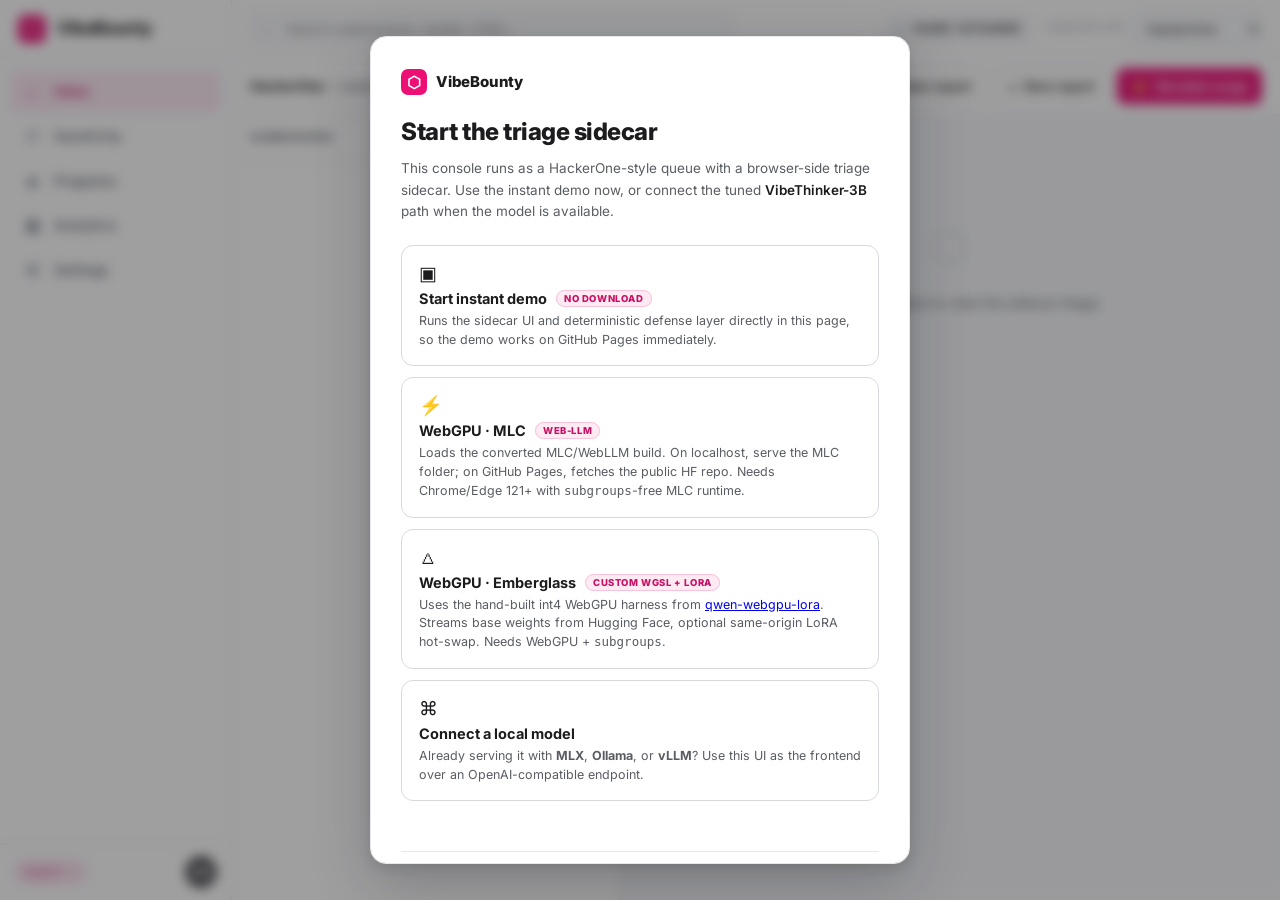
<file: docs/index.html>
<!DOCTYPE html>
<html lang="en">
<head>
  <meta charset="UTF-8" />
  <meta name="viewport" content="width=device-width, initial-scale=1.0, viewport-fit=cover" />
  <meta name="theme-color" content="#ffffff" />
  <title>VibeBounty — AI bug-bounty triage, in your browser</title>
  <meta name="description" content="A defense-hardened VibeThinker-3B that triages vulnerability reports, running fully on-device via WebGPU." />
  <link rel="preconnect" href="https://fonts.googleapis.com" />
  <link rel="preconnect" href="https://fonts.gstatic.com" crossorigin />
  <link href="https://fonts.googleapis.com/css2?family=Inter:wght@400;500;600;700;800;900&family=JetBrains+Mono:wght@400;500&display=swap" rel="stylesheet" />
  <link rel="stylesheet" href="styles.css" />
</head>
<body>
  <div class="scrim" id="scrim"></div>

  <div class="app">
    <aside class="sidebar" id="sidebar">
      <div class="brand"><span class="brand-mark">⬡</span><span class="brand-word">VibeBounty</span></div>
      <nav class="rail">
        <a class="rail-item active" title="Inbox"><span class="ri">⌂</span><span class="rl">Inbox</span></a>
        <a class="rail-item" title="Hacktivity"><span class="ri">⚇</span><span class="rl">Hacktivity</span></a>
        <a class="rail-item" title="Programs"><span class="ri">◈</span><span class="rl">Programs</span></a>
        <a class="rail-item" title="Analytics"><span class="ri">▦</span><span class="rl">Analytics</span></a>
        <a class="rail-item" title="Settings"><span class="ri">⚙</span><span class="rl">Settings</span></a>
      </nav>
      <div class="rail-foot">
        <span class="engine-chip" id="engine-chip" title="Active triage engine">engine: —</span>
        <div class="avatar" title="analyst">AN</div>
      </div>
    </aside>

    <div class="main">
      <header class="topbar">
        <button class="icon-btn menu-toggle" id="menu-toggle" aria-label="menu">☰</button>
        <div class="search"><span class="search-i">⌕</span><input id="search" placeholder="Search submissions, assets, CVEs…" /></div>
        <div class="topbar-right">
          <button class="model-pill" id="model-pill" title="Triage model status"><span class="mp-dot" id="mp-dot"></span><span id="model-pill-text">model: not loaded</span></button>
          <label class="platform-pick">
            <span class="pp-label">Sidecar for</span>
            <select id="platform-select">
              <option value="hackerone">HackerOne</option>
              <option value="bugcrowd">Bugcrowd</option>
              <option value="intigriti">Intigriti</option>
              <option value="yeswehack">YesWeHack</option>
              <option value="generic">Generic / VDP</option>
            </select>
          </label>
        </div>
      </header>

      <div class="subbar">
        <div class="crumbs">
          <span id="ctx-platform" class="crumb-strong">HackerOne</span>
          <span class="crumb-dim">/ submissions</span>
          <span class="badge-side">AI triage sidecar</span>
        </div>
        <div class="subbar-actions">
          <button id="btn-paste" class="btn"><span class="bi">⧉</span><span class="bt">Paste report</span></button>
          <button id="btn-random" class="btn"><span class="bi">+</span><span class="bt">New report</span></button>
          <button id="btn-surge" class="btn btn-primary"><span class="bi">⚡</span><span class="bt">Simulate surge</span></button>
        </div>
      </div>

      <div class="workspace">
        <section class="inbox" id="inbox">
          <div class="inbox-head">
            <span>Submissions</span>
            <span id="inbox-count" class="count">0</span>
          </div>
          <div id="inbox-list" class="inbox-list"></div>
        </section>

        <section class="detail-pane">
          <div class="detail-topbar">
            <button class="icon-btn" id="btn-back">‹ Inbox</button>
            <span class="dt-title">Triage</span>
          </div>
          <section class="detail" id="detail">
            <div class="empty">
              <div class="empty-mark">⬡</div>
              <p>Select a submission to view the sidecar triage.</p>
            </div>
          </section>
        </section>
      </div>
    </div>
  </div>

  <!-- ============ BLOCKING MODEL GATE ============ -->
  <div id="gate" class="gate">
    <div class="gate-card">
      <div class="gate-brand"><span class="brand-mark">⬡</span> VibeBounty</div>
      <h1 class="gate-title" id="gate-title">Start the triage sidecar</h1>
      <p class="gate-sub" id="gate-sub">This console runs as a HackerOne-style queue with a browser-side triage sidecar.
        Use the instant demo now, or connect the tuned <b>VibeThinker-3B</b> path when the model is available.</p>

      <div class="gate-options" id="gate-options">
        <button class="gate-opt" id="opt-demo">
          <span class="go-ic">▣</span>
          <span class="go-h">Start instant demo <em>No download</em></span>
          <span class="go-d">Runs the sidecar UI and deterministic defense layer directly in this page, so the demo works on GitHub Pages immediately.</span>
        </button>
        <button class="gate-opt" id="opt-webgpu">
          <span class="go-ic">⚡</span>
          <span class="go-h">WebGPU · MLC <em>web-llm</em></span>
          <span class="go-d">Loads the converted MLC/WebLLM build. On localhost, serve the MLC folder; on GitHub Pages, fetches the public HF repo. Needs Chrome/Edge 121+ with <code>subgroups</code>-free MLC runtime.</span>
        </button>
        <button class="gate-opt" id="opt-emberglass">
          <span class="go-ic">🜂</span>
          <span class="go-h">WebGPU · Emberglass <em>custom WGSL + LoRA</em></span>
          <span class="go-d">Uses the hand-built int4 WebGPU harness from <a href="https://github.com/maceip/qwen-webgpu-lora" target="_blank" rel="noopener">qwen-webgpu-lora</a>. Streams base weights from Hugging Face, optional same-origin LoRA hot-swap. Needs WebGPU + <code>subgroups</code>.</span>
        </button>
        <button class="gate-opt" id="opt-local">
          <span class="go-ic">⌘</span>
          <span class="go-h">Connect a local model</span>
          <span class="go-d">Already serving it with <b>MLX</b>, <b>Ollama</b>, or <b>vLLM</b>? Use this UI as the frontend over an OpenAI-compatible endpoint.</span>
        </button>
      </div>

      <!-- WebGPU progress -->
      <div id="gate-progress" class="gate-progress hidden">
        <div class="gp-ring"><svg viewBox="0 0 120 120"><circle class="gp-bg" cx="60" cy="60" r="52"/><circle class="gp-fg" id="gp-fg" cx="60" cy="60" r="52"/></svg><span class="gp-pct" id="gp-pct">0%</span></div>
        <div class="gp-text" id="gp-text">Initializing WebGPU…</div>
      </div>

      <!-- Local endpoint form -->
      <div id="gate-local" class="gate-local hidden">
        <div class="gl-row">
          <label>OpenAI-compatible base URL</label>
          <input id="local-url" value="http://127.0.0.1:8080/v1" spellcheck="false" />
        </div>
        <div class="gl-row">
          <label>Model name</label>
          <input id="local-model" value="VibeThinker-3B-BugBounty-Triage" spellcheck="false" />
        </div>
        <div class="gl-actions">
          <button id="local-back" class="btn">‹ Back</button>
          <button id="local-connect" class="btn btn-primary">Connect</button>
        </div>
        <details class="gl-help">
          <summary>How do I serve it locally?</summary>
          <pre>// Windows — from bb-triage repo:
powershell -File scripts/serve_local.ps1

// Gate fields:
//   URL:   http://127.0.0.1:8080/v1
//   model: VibeThinker-3B-BugBounty-Triage

// Manual (merged or base+adapter on disk):
python remote/serve_vibethinker.py \
  --model C:\Users\mac\qwen-webgpu-lora\model \
  --adapter mac_pull\highconf_sanitized_20260623\extracted\adapters\highconf-sanitized-20260623 \
  --port 8080

// Ollama:
OLLAMA_ORIGINS='*' ollama serve   # then: ollama run &lt;model&gt;

// vLLM:
vllm serve &lt;model&gt; --port 8080</pre>
          <p class="gl-note">Tip: allow CORS from this origin so the browser can reach your endpoint
            (MLX/vLLM expose <code>--cors</code>; Ollama uses <code>OLLAMA_ORIGINS</code>).</p>
        </details>
      </div>

      <div id="gate-status" class="gate-status"></div>
      <div class="gate-foot">
        <a href="https://huggingface.co/macmacmacmac/VibeThinker-3B-BugBounty-Triage" target="_blank" rel="noopener">Model card ↗</a>
        <span class="dotsep">·</span>
        <a href="https://github.com/maceip/vibebounty" target="_blank" rel="noopener">Source ↗</a>
        <span class="dotsep">·</span>
        <span class="gate-priv">runs on-device — nothing is uploaded</span>
      </div>
    </div>
  </div>

  <!-- Live 3-step demo guide (?demo=1) -->
  <div id="demo-guide" class="demo-guide hidden">
    <div class="demo-guide-inner">
      <div class="demo-guide-head">
        <span class="demo-guide-label">Live demo</span>
        <span class="demo-guide-step" id="demo-step-label">Step 1 of 3</span>
        <button class="demo-guide-x" id="demo-guide-hide" title="Hide guide">×</button>
      </div>
      <h3 class="demo-guide-title" id="demo-step-title">Real report → real verdict</h3>
      <p class="demo-guide-body" id="demo-step-body">Open the IDOR report in the inbox. The sidecar triages it as Valid · Impactful with claim checks — no integration required.</p>
      <div class="demo-guide-actions">
        <button class="btn btn-primary" id="demo-step-go">Show me</button>
        <button class="btn" id="demo-step-next">Next step →</button>
      </div>
    </div>
  </div>

  <!-- Paste modal -->
  <div id="paste-modal" class="modal hidden">
    <div class="modal-card">
      <div class="modal-head">
        <h3>Paste a report from any platform</h3>
        <button class="modal-x" data-close>×</button>
      </div>
      <p class="modal-sub">Copy a report from HackerOne, Bugcrowd, Intigriti, an email, or any portal and
        paste it here. The sidecar parses, enriches, verifies its claims, and triages it live — no integration required.</p>
      <textarea id="paste-text" placeholder="Title: ...&#10;Severity: High&#10;Asset: api.example.com&#10;&#10;Description: ...&#10;&#10;Steps to reproduce: ...&#10;&#10;Impact: ..."></textarea>
      <div class="modal-foot">
        <span class="modal-hint">Works with markdown headings (Description / Steps to reproduce / Impact).</span>
        <button id="paste-submit" class="btn btn-primary">Triage report</button>
      </div>
    </div>
  </div>

  <script type="module" src="app.js"></script>
</body>
</html>
</file>
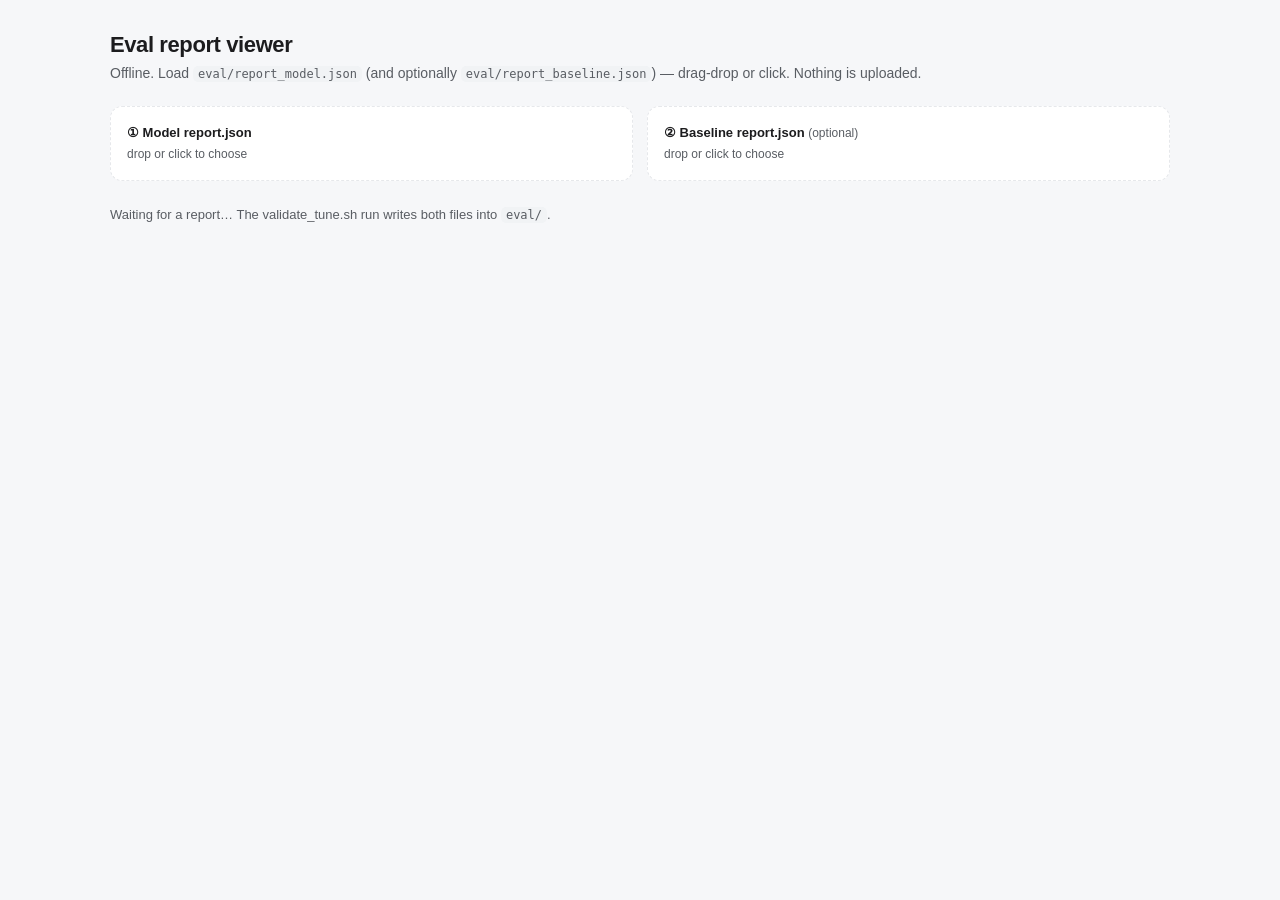
<file: eval/report_viewer.html>
<!DOCTYPE html>
<html lang="en">
<head>
<meta charset="UTF-8" />
<meta name="viewport" content="width=device-width, initial-scale=1.0" />
<title>VibeBounty — eval report viewer</title>
<style>
  :root{
    --bg:#f6f7f9; --surface:#fff; --border:#e6e8eb; --text:#1c1c1e; --muted:#595d63;
    --accent:#ec1075; --good:#28b04a; --bad:#d6213f; --warn:#d99405;
    --shadow:0 1px 3px rgba(28,28,30,.08),0 1px 2px rgba(28,28,30,.04);
  }
  *{box-sizing:border-box}
  body{margin:0;background:var(--bg);color:var(--text);
    font:14px/1.5 "Inter",-apple-system,BlinkMacSystemFont,"Segoe UI",Roboto,Helvetica,Arial,sans-serif;}
  .wrap{max-width:1100px;margin:0 auto;padding:28px 20px 80px;}
  h1{font-size:22px;font-weight:800;letter-spacing:-.4px;margin:0 0 2px;}
  .sub{color:var(--muted);margin:0 0 22px;}
  .loaders{display:flex;flex-wrap:wrap;gap:14px;margin-bottom:24px;}
  .drop{flex:1;min-width:260px;background:var(--surface);border:1.5px dashed var(--border);border-radius:12px;
    padding:16px;cursor:pointer;transition:.15s;}
  .drop.over{border-color:var(--accent);background:#fdeaf3;}
  .drop b{display:block;font-size:13px;} .drop span{color:var(--muted);font-size:12px;}
  .drop input{display:none}
  .card{background:var(--surface);border:1px solid var(--border);border-radius:12px;box-shadow:var(--shadow);
    padding:18px 20px;margin-bottom:18px;}
  .card h2{font-size:13px;text-transform:uppercase;letter-spacing:.6px;color:var(--muted);margin:0 0 14px;}
  table{border-collapse:collapse;width:100%;font-variant-numeric:tabular-nums;}
  th,td{padding:7px 10px;text-align:left;border-bottom:1px solid var(--border);}
  th{font-size:11px;text-transform:uppercase;letter-spacing:.4px;color:var(--muted);font-weight:600;}
  td.num,th.num{text-align:right;}
  .up{color:var(--good);font-weight:700} .dn{color:var(--bad);font-weight:700} .eq{color:var(--muted)}
  .pill{display:inline-block;padding:2px 8px;border-radius:999px;font-size:11px;font-weight:700;}
  .pill.ok{background:#e7f6ec;color:#1d7a37} .pill.warn{background:#fdf3dd;color:#9a6a00} .pill.bad{background:#fbe3e7;color:#a8182e}
  .cm{border-collapse:collapse;font-size:12px;}
  .cm th,.cm td{border:1px solid var(--border);padding:6px 8px;text-align:center;min-width:34px;}
  .cm th.row{text-align:right;white-space:nowrap;background:#fafbfc;}
  .cm th.col{writing-mode:vertical-rl;transform:rotate(180deg);height:96px;vertical-align:bottom;font-weight:600;color:var(--muted);}
  .cm td.diag{outline:2px solid var(--good);outline-offset:-2px;font-weight:700;}
  .cm td.off{color:#7a1326;}
  .bars div{height:8px;border-radius:4px;background:var(--accent);}
  .legend{color:var(--muted);font-size:12px;margin-top:8px;}
  .hint{color:var(--muted);font-size:13px;}
  code{background:#f1f3f5;padding:1px 5px;border-radius:5px;font:12px "JetBrains Mono",ui-monospace,monospace;}
</style>
</head>
<body>
<div class="wrap">
  <h1>Eval report viewer</h1>
  <p class="sub">Offline. Load <code>eval/report_model.json</code> (and optionally <code>eval/report_baseline.json</code>) — drag-drop or click. Nothing is uploaded.</p>

  <div class="loaders">
    <label class="drop" id="drop-model">
      <b>① Model report.json</b><span id="name-model">drop or click to choose</span>
      <input type="file" accept=".json,application/json" id="file-model" />
    </label>
    <label class="drop" id="drop-base">
      <b>② Baseline report.json <span style="font-weight:400">(optional)</span></b><span id="name-base">drop or click to choose</span>
      <input type="file" accept=".json,application/json" id="file-base" />
    </label>
  </div>

  <div id="out"></div>
  <p class="hint" id="empty">Waiting for a report… The validate_tune.sh run writes both files into <code>eval/</code>.</p>
</div>

<script>
const DISPO_ORDER = ["valid_impactful","valid_low","corroborated_surge","likely_duplicate","out_of_scope","theoretical_no_poc","self_inflicted","accepted_risk","slop","parse_fail"];
let model=null, baseline=null;
const pct=(x)=> (x==null?"—":(x*100).toFixed(1)+"%");
const f3=(x)=> (x==null?"—":Number(x).toFixed(3));

function wireDrop(dropId, inputId, nameId, set){
  const drop=document.getElementById(dropId), input=document.getElementById(inputId), name=document.getElementById(nameId);
  const read=(file)=>{ const r=new FileReader(); r.onload=()=>{ try{ set(JSON.parse(r.result)); name.textContent=file.name; render(); }catch(e){ name.textContent="invalid JSON: "+e.message; } }; r.readAsText(file); };
  input.addEventListener("change",e=>{ if(e.target.files[0]) read(e.target.files[0]); });
  ["dragenter","dragover"].forEach(ev=>drop.addEventListener(ev,e=>{e.preventDefault();drop.classList.add("over");}));
  ["dragleave","drop"].forEach(ev=>drop.addEventListener(ev,e=>{e.preventDefault();drop.classList.remove("over");}));
  drop.addEventListener("drop",e=>{ const f=e.dataTransfer.files[0]; if(f) read(f); });
}
wireDrop("drop-model","file-model","name-model",(j)=>model=j);
wireDrop("drop-base","file-base","name-base",(j)=>baseline=j);

const METRICS=[
  ["disposition accuracy (9-class)","disposition_accuracy",pct,true],
  ["accept / reject accuracy","accept_reject_accuracy",pct,true],
  ["macro-F1","macro_f1",f3,true],
  ["weighted-F1","weighted_f1",f3,true],
  ["severity exact","severity_exact",pct,true],
  ["severity within 1","severity_within_1",pct,true],
  ["severity MAE","severity_mae",f3,false],          // lower is better
  ["corroborated_surge recall","corroborated_surge_recall",pct,true],
];

function deltaCell(m,b,higherBetter){
  if(m==null||b==null) return '<td class="num eq">—</td>';
  const d=m-b, eps=1e-9;
  const better = higherBetter ? d>eps : d<-eps;
  const worse  = higherBetter ? d<-eps : d>eps;
  const cls = better?"up":worse?"dn":"eq";
  const sign = d>0?"+":"";
  const disp = (Math.abs(d)<1 && Math.abs(d)>0 && higherBetter)?(sign+(d*100).toFixed(1)+"pp"):(sign+d.toFixed(3));
  return `<td class="num ${cls}">${disp}</td>`;
}

function metricsCard(){
  let rows="";
  for(const [label,key,fmt,hb] of METRICS){
    const mv=model[key], bv=baseline?baseline[key]:null;
    rows+=`<tr><td>${label}</td><td class="num">${fmt(mv)}</td>`+
      (baseline?`<td class="num">${fmt(bv)}</td>${deltaCell(mv,bv,hb)}`:"")+`</tr>`;
  }
  const share=model.model_drove_share;
  let badge, note;
  if(share!=null && share<0.8){ badge=`<span class="pill bad">model drove ${pct(share)}</span>`; note="Model is emitting invalid JSON and hiding behind the heuristic — FORMAT problem."; }
  else if(baseline && model.disposition_accuracy<=baseline.disposition_accuracy){ badge=`<span class="pill warn">no lift vs baseline</span>`; note="Tune does not beat the heuristic baseline on this slice. Inspect the confusion matrix for class collapse."; }
  else { badge=`<span class="pill ok">healthy</span>`; note = baseline?"Tune beats baseline AND drives its own verdicts.":"Loaded."; }
  const head=`<tr><th>metric</th><th class="num">model</th>${baseline?'<th class="num">baseline</th><th class="num">Δ</th>':''}</tr>`;
  return `<div class="card"><h2>Headline ${badge}</h2>
    <p class="hint">engine <code>${model.engine||"?"}</code> · n=<b>${model.n}</b> · model drove <b>${pct(share)}</b> · mix <code>${JSON.stringify(model.engine_counts||{})}</code></p>
    <table>${head}${rows}</table><p class="legend">${note}</p></div>`;
}

function perClassCard(){
  const pc=model.per_class||{};
  const labels=DISPO_ORDER.filter(l=>l in pc).concat(Object.keys(pc).filter(l=>!DISPO_ORDER.includes(l)));
  const maxF=Math.max(0.0001,...labels.map(l=>pc[l].f1||0));
  let rows="";
  for(const l of labels){ const m=pc[l]; const w=Math.round((m.f1||0)/maxF*100);
    rows+=`<tr><td>${l}</td><td class="num">${(m.precision).toFixed(2)}</td><td class="num">${(m.recall).toFixed(2)}</td>
      <td class="num">${(m.f1).toFixed(2)}</td><td class="num">${m.support}</td>
      <td style="width:160px"><div class="bars"><div style="width:${w}%"></div></div></td></tr>`; }
  return `<div class="card"><h2>Per-class precision / recall / F1</h2>
    <table><tr><th>disposition</th><th class="num">P</th><th class="num">R</th><th class="num">F1</th><th class="num">support</th><th>F1</th></tr>${rows}</table></div>`;
}

function confusionCard(){
  const cm=model.confusion||{};
  const present=new Set();
  for(const g in cm){ present.add(g); for(const p in cm[g]) present.add(p); }
  const labels=DISPO_ORDER.filter(l=>present.has(l)).concat([...present].filter(l=>!DISPO_ORDER.includes(l)));
  let max=1; for(const g of labels) for(const p of labels) if(g!==p) max=Math.max(max,(cm[g]||{})[p]||0);
  const head=`<tr><th class="row">gold \\ pred</th>`+labels.map(p=>`<th class="col">${p}</th>`).join("")+`<th class="row">recall</th></tr>`;
  let rows="";
  for(const g of labels){
    const total=labels.reduce((s,p)=>s+((cm[g]||{})[p]||0),0);
    const tp=(cm[g]||{})[g]||0;
    let cells="";
    for(const p of labels){
      const v=(cm[g]||{})[p]||0;
      if(g===p) cells+=`<td class="diag" style="background:rgba(40,176,74,${v?0.12+0.5*(total?tp/total:0):0})">${v||""}</td>`;
      else cells+=`<td class="off" style="background:rgba(214,33,63,${v?0.08+0.5*(v/max):0})">${v||""}</td>`;
    }
    rows+=`<tr><th class="row">${g}</th>${cells}<th class="row">${total?((tp/total*100).toFixed(0)+"%"):"—"}</th></tr>`;
  }
  return `<div class="card"><h2>Confusion matrix (gold rows → predicted cols)</h2>
    <div style="overflow:auto"><table class="cm">${head}${rows}</table></div>
    <p class="legend">Green diagonal = correct (intensity = per-class recall). Red off-diagonal = misclassifications (intensity = count). Rightmost column = recall per gold class.</p></div>`;
}

function render(){
  if(!model){ return; }
  document.getElementById("empty").style.display="none";
  document.getElementById("out").innerHTML = metricsCard()+confusionCard()+perClassCard();
}
</script>
</body>
</html>
</file>
<file: docs/styles.css>
/* VibeBounty console — HackerOne-accurate light dashboard.
   Palette/typography modeled on the H1 2025 refresh: clean light surfaces,
   signature pink #EC1075 accent, dark-gray text, smoothed elevations,
   bordered cards, left bug-list + right inline detail pane. */
:root {
  --bg: #f6f7f9;
  --surface: #ffffff;
  --surface-2: #fafbfc;
  --surface-3: #f1f3f5;
  --border: #e6e8eb;
  --border-strong: #d6d9dd;
  --text: #1c1c1e;
  --muted: #595d63;
  --muted-2: #8b9097;

  /* H1 signature pink + neutrals */
  --accent: #ec1075;
  --accent-2: #c80f63;
  --accent-weak: #fdeaf3;
  --accent-border: #f7c2da;
  --ink: #494649;

  --crit: #d6213f;
  --high: #ef6c2e;
  --med: #d99405;
  --low: #28b04a;
  --none: #8b9097;

  --shadow-sm: 0 1px 2px rgba(28,28,30,.05);
  --shadow: 0 1px 3px rgba(28,28,30,.08), 0 1px 2px rgba(28,28,30,.04);
  --shadow-md: 0 4px 14px rgba(28,28,30,.08), 0 1px 3px rgba(28,28,30,.05);
  --shadow-lg: 0 20px 60px rgba(20,22,28,.24), 0 4px 12px rgba(20,22,28,.12);
  --r: 8px;
  --r-lg: 12px;
}

* { box-sizing: border-box; }
html, body { margin: 0; height: 100%; }
body {
  background: var(--bg); color: var(--text);
  font: 14px/1.55 "Inter", -apple-system, BlinkMacSystemFont, "Segoe UI", Roboto, Helvetica, Arial, sans-serif;
  -webkit-font-smoothing: antialiased; text-rendering: optimizeLegibility;
}
button, select, textarea, input { font-family: inherit; }
::-webkit-scrollbar { width: 11px; height: 11px; }
::-webkit-scrollbar-thumb { background: #d3d7dc; border-radius: 8px; border: 3px solid transparent; background-clip: content-box; }
::-webkit-scrollbar-thumb:hover { background: #bcc1c8; background-clip: content-box; }

/* ============ shell ============ */
.app { display: flex; height: 100vh; height: 100dvh; overflow: hidden; }

/* ---- left sidebar (light, H1-style) ---- */
.sidebar {
  width: 232px; flex: none; background: var(--surface); color: var(--muted);
  display: flex; flex-direction: column; border-right: 1px solid var(--border);
  transition: transform .22s ease;
}
.brand { display: flex; align-items: center; gap: 11px; height: 58px; padding: 0 18px; border-bottom: 1px solid var(--border); }
.brand-mark { display: grid; place-items: center; width: 28px; height: 28px; border-radius: 7px;
  background: var(--accent); color: #fff; font-size: 16px; flex: none; }
.brand-word { font-weight: 800; font-size: 17px; color: var(--text); letter-spacing: -.4px; white-space: nowrap; }
.rail { padding: 12px 10px; display: flex; flex-direction: column; gap: 2px; flex: 1; }
.rail-item { display: flex; align-items: center; gap: 12px; padding: 9px 12px; border-radius: 7px;
  color: var(--muted); cursor: pointer; font-size: 13.5px; font-weight: 600; transition: .12s; white-space: nowrap; }
.rail-item .ri { width: 20px; text-align: center; font-size: 16px; flex: none; color: var(--muted-2); }
.rail-item:hover { background: var(--surface-3); color: var(--text); }
.rail-item.active { background: var(--accent-weak); color: var(--accent-2); }
.rail-item.active .ri { color: var(--accent); }
.rail-foot { padding: 12px 14px; border-top: 1px solid var(--border); display: flex; align-items: center; justify-content: space-between; gap: 8px; }
.avatar { width: 32px; height: 32px; border-radius: 50%; background: var(--ink); color: #fff;
  display: grid; place-items: center; font-size: 12px; font-weight: 700; flex: none; }
.engine-chip { font-size: 11px; color: var(--accent-2); background: var(--accent-weak); border: 1px solid var(--accent-border);
  padding: 3px 9px; border-radius: 999px; white-space: nowrap; overflow: hidden; text-overflow: ellipsis; }

/* ---- main column ---- */
.main { flex: 1; display: flex; flex-direction: column; min-width: 0; }
.topbar { height: 58px; flex: none; background: var(--surface); border-bottom: 1px solid var(--border);
  display: flex; align-items: center; gap: 14px; padding: 0 18px; }
.icon-btn { display: none; background: none; border: 1px solid var(--border-strong); color: var(--text);
  width: 38px; height: 38px; border-radius: 8px; font-size: 18px; cursor: pointer; align-items: center; justify-content: center; }
.icon-btn:hover { border-color: var(--accent); color: var(--accent); }
.search { flex: 1; max-width: 480px; position: relative; display: flex; align-items: center; }
.search-i { position: absolute; left: 12px; color: var(--muted-2); font-size: 15px; }
.search input { width: 100%; padding: 9px 12px 9px 35px; border: 1px solid var(--border-strong); border-radius: 8px;
  background: var(--surface-2); color: var(--text); font-size: 13.5px; transition: .14s; }
.search input:focus { outline: none; border-color: var(--accent); background: #fff; box-shadow: 0 0 0 3px var(--accent-weak); }
.topbar-right { margin-left: auto; display: flex; align-items: center; gap: 14px; }

.model-pill { display: inline-flex; align-items: center; gap: 8px; cursor: pointer; font: 600 12.5px/1 "Inter", sans-serif;
  color: var(--text); background: var(--surface-2); border: 1px solid var(--border-strong); padding: 7px 12px; border-radius: 999px;
  box-shadow: var(--shadow-sm); transition: .14s; white-space: nowrap; }
.model-pill:hover { border-color: var(--accent); box-shadow: 0 0 0 3px var(--accent-weak); }
.mp-dot { width: 8px; height: 8px; border-radius: 50%; background: #c0c7d4; flex: none; }
.model-pill.ready .mp-dot { background: var(--low); box-shadow: 0 0 0 3px rgba(40,176,74,.18); }
.model-pill.loading .mp-dot { background: var(--med); animation: pulse 1.2s infinite; }
.model-pill.error .mp-dot { background: var(--crit); }
@keyframes pulse { 0%,100%{opacity:1} 50%{opacity:.45} }

.platform-pick { display: flex; align-items: center; gap: 8px; }
.pp-label { color: var(--muted-2); font-size: 10.5px; text-transform: uppercase; letter-spacing: .6px; }
#platform-select { background: var(--surface-2); color: var(--text); border: 1px solid var(--border-strong);
  border-radius: 8px; padding: 7px 10px; font-size: 13px; cursor: pointer; }
#platform-select:focus { outline: none; border-color: var(--accent); }

.subbar { flex: none; background: var(--surface); border-bottom: 1px solid var(--border);
  display: flex; align-items: center; justify-content: space-between; gap: 12px; padding: 10px 18px; flex-wrap: wrap; }
.crumbs { display: flex; align-items: center; gap: 8px; font-size: 13.5px; }
.crumb-strong { font-weight: 700; } .crumb-dim { color: var(--muted); }
.badge-side { font-size: 10px; font-weight: 800; letter-spacing: .5px; color: var(--accent-2);
  background: var(--accent-weak); border: 1px solid var(--accent-border); padding: 3px 9px; border-radius: 999px; text-transform: uppercase; }
.subbar-actions { display: flex; gap: 8px; }
.btn { display: inline-flex; align-items: center; gap: 7px; background: var(--surface); color: var(--text);
  border: 1px solid var(--border-strong); padding: 8px 13px; border-radius: 8px; cursor: pointer; font-size: 13px;
  font-weight: 600; box-shadow: var(--shadow-sm); transition: .14s; white-space: nowrap; }
.btn .bi { font-size: 14px; }
.btn:hover { border-color: var(--accent); color: var(--accent); }
.btn-primary { background: var(--accent); color: #fff; border-color: var(--accent); box-shadow: 0 1px 2px rgba(236,16,117,.3); }
.btn-primary:hover { background: var(--accent-2); color: #fff; }

/* ---- workspace: left list + right inline pane ---- */
.workspace { flex: 1; display: grid; grid-template-columns: 388px 1fr; min-height: 0; }
.inbox { background: var(--surface); border-right: 1px solid var(--border); display: flex; flex-direction: column; min-height: 0; }
.inbox-head { display: flex; justify-content: space-between; align-items: center; padding: 12px 18px;
  border-bottom: 1px solid var(--border); font-weight: 700; font-size: 11px; color: var(--muted); text-transform: uppercase; letter-spacing: .8px; }
.count { background: var(--surface-3); border: 1px solid var(--border); border-radius: 999px; padding: 1px 9px; color: var(--text); }
.inbox-list { overflow-y: auto; flex: 1; }

.detail-pane { display: flex; flex-direction: column; min-width: 0; min-height: 0; background: var(--bg); }
.detail-topbar { display: none; align-items: center; gap: 10px; height: 48px; padding: 0 14px;
  background: var(--surface); border-bottom: 1px solid var(--border); }
.detail-topbar .dt-title { font-weight: 700; font-size: 14px; }
.detail { overflow-y: auto; flex: 1; padding: 26px 30px; min-height: 0; }

/* ---- report cards ---- */
.card { padding: 13px 18px; border-bottom: 1px solid var(--border); cursor: pointer; transition: background .12s; }
.card:hover { background: var(--surface-2); }
.card.selected { background: var(--accent-weak); box-shadow: inset 3px 0 0 var(--accent); }
.card.fresh { animation: flash 1.4s ease-out; }
@keyframes flash { from { background: #fdeaf3; } to { background: transparent; } }
.card-title { font-weight: 600; font-size: 14px; margin-bottom: 6px; color: var(--text); }
.card-meta { display: flex; gap: 6px; align-items: center; color: var(--muted); font-size: 11.5px; flex-wrap: wrap; }
.src-chip { font-size: 10px; font-weight: 700; padding: 1px 7px; border-radius: 5px; background: var(--surface-3);
  color: var(--muted); border: 1px solid var(--border); text-transform: capitalize; }
.card-badges { margin-top: 10px; display: flex; gap: 6px; align-items: center; flex-wrap: wrap; }

/* ---- pills / dispositions / severity ---- */
.pill { font-size: 11px; padding: 3px 9px; border-radius: 6px; font-weight: 700; border: 1px solid transparent; white-space: nowrap; }
.pill.queued { color: var(--muted); border-color: var(--border-strong); background: var(--surface-3); }
.pill.triaging { color: var(--accent-2); border-color: var(--accent-border); background: var(--accent-weak); }
.spin { display: inline-block; width: 10px; height: 10px; border: 2px solid var(--accent); border-top-color: transparent;
  border-radius: 50%; animation: rot .7s linear infinite; vertical-align: -1px; margin-right: 5px; }
@keyframes rot { to { transform: rotate(360deg); } }

.d-valid_impactful { color: #1f7a3d; border-color: #b6e3c2; background: #eaf8ef; }
.d-valid_low { color: #2356b8; border-color: #c2d6f5; background: #ecf2fd; }
.d-corroborated_surge { color: #9a6a00; border-color: #f0d699; background: #fdf3dc; }
.d-likely_duplicate { color: #6b4a2e; border-color: #e3cdb6; background: #f7efe7; }
.d-out_of_scope { color: #6b7785; border-color: var(--border-strong); background: var(--surface-3); }
.d-theoretical_no_poc { color: #b35a16; border-color: #f3cba6; background: #fdeede; }
.d-self_inflicted { color: #7c4ad1; border-color: #d9c6f5; background: #f3edfd; }
.d-accepted_risk { color: #6b7785; border-color: var(--border-strong); background: var(--surface-3); }
.d-slop { color: var(--crit); border-color: #f3b8c3; background: #fdeaee; }

.sev { font-size: 10px; padding: 2px 7px; border-radius: 5px; font-weight: 800; text-transform: uppercase; letter-spacing: .4px; color: #fff; }
.sev-critical { background: var(--crit); } .sev-high { background: var(--high); }
.sev-medium { background: var(--med); } .sev-low { background: var(--low); } .sev-none { background: var(--none); }

/* ---- detail body ---- */
.empty { color: var(--muted); padding: 72px 24px; text-align: center; }
.empty-mark { font-size: 42px; color: var(--border-strong); margin-bottom: 12px; }
.report-title { font-size: 21px; font-weight: 800; margin: 0 0 6px; color: var(--text); letter-spacing: -.3px; }
.report-sub { color: var(--muted); font-size: 12.5px; margin-bottom: 20px; }
.report-sub b { color: var(--text); font-weight: 600; }
.field { margin-bottom: 13px; background: var(--surface); border: 1px solid var(--border); border-radius: var(--r); padding: 14px 16px; box-shadow: var(--shadow-sm); }
.field h4 { margin: 0 0 6px; font-size: 11px; text-transform: uppercase; letter-spacing: .8px; color: var(--muted); }
.field pre { margin: 0; white-space: pre-wrap; word-break: break-word; font-family: inherit; color: #33383f; font-size: 13px; }

/* ---- sidecar verdict (the AI panel) ---- */
.sidecar { margin-top: 20px; border: 1px solid var(--accent-border); border-radius: var(--r-lg); overflow: hidden; background: var(--surface); box-shadow: var(--shadow-md); }
.sidecar-head { display: flex; align-items: center; gap: 10px; padding: 13px 18px; border-bottom: 1px solid var(--border);
  background: linear-gradient(90deg, var(--accent-weak), #fff); }
.sidecar-head .ai { color: var(--accent-2); font-weight: 800; }
.sidecar-head .engine { margin-left: auto; font-size: 11px; color: var(--muted); background: var(--surface-3);
  border: 1px solid var(--border); padding: 2px 8px; border-radius: 999px; }
.sidecar-body { padding: 18px; }
.verdict-row { display: flex; align-items: center; gap: 10px; margin-bottom: 16px; flex-wrap: wrap; }
.verdict-row .pill { font-size: 12.5px; padding: 5px 12px; }
.confidence { flex: 1; min-width: 150px; }
.confidence .lbl { font-size: 11px; color: var(--muted); margin-bottom: 5px; display: flex; justify-content: space-between; }
.confidence .bar { height: 7px; background: var(--surface-3); border-radius: 999px; overflow: hidden; border: 1px solid var(--border); }
.confidence .bar > div { height: 100%; background: linear-gradient(90deg, var(--accent), #f78fbf); }
.reasoning { color: #33383f; background: var(--surface-2); border: 1px solid var(--border); border-radius: var(--r); padding: 14px; font-size: 13.5px; }
.questions { margin: 12px 0 0; padding-left: 18px; color: #33383f; font-size: 12.5px; }
.questions li { margin: 3px 0; }

/* ---- evidence + corroboration ---- */
.evidence, .corr { margin-top: 16px; border-top: 1px solid var(--border); padding-top: 14px; }
.evidence h4, .corr h4 { margin: 0 0 10px; font-size: 11px; text-transform: uppercase; letter-spacing: .8px; color: var(--muted); }
.rel-row { display: flex; align-items: center; gap: 10px; margin-bottom: 10px; }
.rel-meter { flex: 1; height: 8px; background: var(--surface-3); border-radius: 999px; overflow: hidden; border: 1px solid var(--border); }
.rel-meter > div { height: 100%; }
.rel-num { font-weight: 800; font-size: 12.5px; }
.claim { display: flex; gap: 10px; padding: 8px 0; border-bottom: 1px solid var(--surface-3); font-size: 12.5px; }
.claim:last-child { border-bottom: 0; }
.cst { flex: none; font-size: 10px; font-weight: 800; padding: 2px 7px; border-radius: 5px; text-transform: uppercase; height: fit-content; }
.cst.supported { background: #eaf8ef; color: #1f7a3d; border: 1px solid #b6e3c2; }
.cst.refuted { background: #fdeaee; color: var(--crit); border: 1px solid #f3b8c3; }
.cst.unverifiable { background: var(--surface-3); color: var(--muted); border: 1px solid var(--border); }
.claim-body .ctext { color: #33383f; } .claim-body .cev { color: var(--muted); font-size: 11.5px; margin-top: 2px; }
.corr-badges { display: flex; gap: 6px; flex-wrap: wrap; margin-bottom: 10px; }
.tag { font-size: 11px; padding: 3px 9px; border-radius: 6px; border: 1px solid var(--border-strong); background: var(--surface-3); color: var(--muted); }
.tag.kev { background: #fdeaee; border-color: #f3b8c3; color: var(--crit); font-weight: 700; }
.tag.match { background: #eaf8ef; border-color: #b6e3c2; color: #1f7a3d; font-weight: 700; }
.tag.recent { background: #fdf3dc; border-color: #f0d699; color: #9a6a00; }
.src { font-size: 12px; color: #3a434d; padding: 5px 0; border-bottom: 1px solid var(--surface-3); }
.src code { color: var(--accent-2); background: var(--accent-weak); padding: 0 5px; border-radius: 4px; }
.none { color: var(--muted); font-style: italic; font-size: 12.5px; }

/* ---- modals ---- */
.modal { position: fixed; inset: 0; background: rgba(28,28,30,.5); display: grid; place-items: center; z-index: 80; padding: 16px; }
.modal.hidden { display: none; }
.modal-card { width: min(640px, 100%); max-height: 90vh; overflow-y: auto; background: var(--surface);
  border-radius: var(--r-lg); box-shadow: var(--shadow-lg); padding: 22px; }
.modal-head { display: flex; align-items: center; justify-content: space-between; }
.modal-head h3 { margin: 0; font-size: 17px; }
.modal-x { background: none; border: none; font-size: 24px; color: var(--muted); cursor: pointer; line-height: 1; }
.modal-sub { color: var(--muted); font-size: 13px; margin: 8px 0 16px; }
#paste-text { width: 100%; height: 220px; resize: vertical; border: 1px solid var(--border-strong); border-radius: var(--r);
  padding: 12px; font: 12.5px/1.5 "JetBrains Mono", ui-monospace, Menlo, Consolas, monospace; color: #33383f; }
#paste-text:focus { outline: none; border-color: var(--accent); box-shadow: 0 0 0 3px var(--accent-weak); }
.modal-foot { display: flex; align-items: center; justify-content: space-between; gap: 12px; margin-top: 14px; flex-wrap: wrap; }
.modal-hint { color: var(--muted-2); font-size: 11.5px; }

.scrim { position: fixed; inset: 0; background: rgba(28,28,30,.4); z-index: 40; opacity: 0; pointer-events: none; transition: opacity .2s; }
body.nav-open .scrim { opacity: 1; pointer-events: auto; }
.toast { position: fixed; bottom: 22px; left: 50%; transform: translateX(-50%); background: var(--ink); color: #fff;
  padding: 10px 16px; border-radius: 10px; box-shadow: var(--shadow-lg); font-size: 13px; z-index: 90; opacity: 0; transition: opacity .2s; }
.toast.show { opacity: 1; }

/* ============ blocking model gate ============ */
.gate { position: fixed; inset: 0; z-index: 120; display: grid; place-items: center; padding: 20px;
  background: rgba(28,28,30,.42); backdrop-filter: blur(6px); -webkit-backdrop-filter: blur(6px); animation: gateIn .3s ease; }
.gate.gone { display: none; }
@keyframes gateIn { from { opacity: 0; } to { opacity: 1; } }
.gate-card { position: relative; width: min(540px, 100%); max-height: 92vh; overflow-y: auto;
  background: var(--surface); color: var(--text); border: 1px solid var(--border);
  border-radius: 16px; padding: 32px 30px 24px; box-shadow: var(--shadow-lg); }
.gate-brand { display: flex; align-items: center; gap: 9px; font-weight: 800; font-size: 15px; color: var(--text); letter-spacing: -.2px; }
.gate-brand .brand-mark { width: 26px; height: 26px; border-radius: 7px; }
.gate-title { font-size: 24px; font-weight: 800; letter-spacing: -.5px; margin: 18px 0 8px; color: var(--text); }
.gate-sub { color: var(--muted); font-size: 13.5px; line-height: 1.6; margin: 0 0 22px; }
.gate-sub b { color: var(--text); font-weight: 600; }
.gate-options { display: grid; gap: 11px; }
.gate-opt { text-align: left; display: grid; gap: 5px; padding: 16px 17px; cursor: pointer; color: var(--text);
  background: var(--surface); border: 1px solid var(--border-strong); border-radius: var(--r-lg); transition: .15s; }
.gate-opt:hover { border-color: var(--accent); background: var(--accent-weak); box-shadow: 0 0 0 3px var(--accent-weak); }
.go-ic { font-size: 19px; }
.go-h { font-weight: 700; font-size: 14.5px; color: var(--text); }
.go-h em { font-style: normal; font-size: 9.5px; font-weight: 800; letter-spacing: .6px; text-transform: uppercase;
  color: var(--accent-2); background: var(--accent-weak); border: 1px solid var(--accent-border); padding: 2px 7px; border-radius: 999px; margin-left: 6px; vertical-align: 2px; }
.go-d { font-size: 12.5px; color: var(--muted); line-height: 1.5; }

.gate-progress { display: flex; flex-direction: column; align-items: center; gap: 16px; padding: 14px 0 6px; }
.gate-options.hidden, .gate-progress.hidden, .gate-local.hidden { display: none; }
.gp-ring { position: relative; width: 128px; height: 128px; }
.gp-ring svg { transform: rotate(-90deg); width: 128px; height: 128px; }
.gp-ring circle { fill: none; stroke-width: 9; }
.gp-bg { stroke: var(--surface-3); }
.gp-fg { stroke: var(--accent); stroke-linecap: round; stroke-dasharray: 327; stroke-dashoffset: 327; transition: stroke-dashoffset .3s ease; }
.gp-pct { position: absolute; inset: 0; display: grid; place-items: center; font-weight: 800; font-size: 23px; color: var(--text); }
.gp-text { font-size: 13px; color: var(--muted); text-align: center; max-width: 420px; }

.gate-local { display: grid; gap: 12px; padding: 6px 0; }
.gl-row { display: grid; gap: 6px; }
.gl-row label { font-size: 11px; text-transform: uppercase; letter-spacing: .7px; color: var(--muted); }
.gl-row input { background: var(--surface-2); border: 1px solid var(--border-strong); border-radius: 8px; padding: 11px 13px;
  color: var(--text); font: 500 13px/1.4 "JetBrains Mono", ui-monospace, monospace; }
.gl-row input:focus { outline: none; border-color: var(--accent); box-shadow: 0 0 0 3px var(--accent-weak); }
.gl-actions { display: flex; justify-content: space-between; gap: 10px; margin-top: 4px; }
.gl-help { margin-top: 4px; }
.gl-help summary { cursor: pointer; color: var(--muted); font-size: 12.5px; }
.gl-help pre { background: var(--surface-3); border: 1px solid var(--border); border-radius: 10px; padding: 13px;
  color: #33383f; font: 500 11.5px/1.6 "JetBrains Mono", ui-monospace, monospace; white-space: pre-wrap; margin: 10px 0 8px; overflow-x: auto; }
.gl-note { font-size: 11.5px; color: var(--muted-2); } .gl-note code { color: var(--accent-2); }

.gate-status { min-height: 18px; margin-top: 14px; font-size: 13px; text-align: center; line-height: 1.5; }
.gate-status.err { color: var(--crit); } .gate-status.ok { color: #1f7a3d; } .gate-status.info { color: var(--muted); }
.inline-action { margin-left: 6px; border: 1px solid var(--accent); background: var(--accent); color: #fff;
  border-radius: 7px; padding: 5px 9px; font: 700 12px/1 "Inter", sans-serif; cursor: pointer; }
.inline-action:hover { background: var(--accent-2); border-color: var(--accent-2); }
.gate-foot { margin-top: 18px; padding-top: 16px; border-top: 1px solid var(--border);
  display: flex; flex-wrap: wrap; gap: 9px; align-items: center; justify-content: center; font-size: 12px; color: var(--muted-2); }
.gate-foot a { color: var(--accent-2); text-decoration: none; } .gate-foot a:hover { text-decoration: underline; }
.gate-priv { color: #1f7a3d; } .dotsep { opacity: .5; }
.gate.demo-mode .gate-opt:not(#opt-demo) { display: none; }
.gate.demo-mode #opt-demo { border-color: var(--accent); background: var(--accent-weak); }

/* ============ live demo guide (?demo=1) ============ */
.demo-guide { position: fixed; right: 18px; bottom: 18px; z-index: 95; width: min(380px, calc(100vw - 36px)); }
.demo-guide.hidden { display: none; }
.demo-guide-inner {
  background: var(--surface); border: 1px solid var(--border-strong); border-radius: 14px;
  box-shadow: var(--shadow-lg); padding: 16px 16px 14px;
}
.demo-guide-head { display: flex; align-items: center; gap: 8px; margin-bottom: 8px; }
.demo-guide-label { font-size: 10px; font-weight: 800; letter-spacing: .7px; text-transform: uppercase; color: var(--accent-2); }
.demo-guide-step { margin-left: auto; font-size: 11px; color: var(--muted-2); }
.demo-guide-x { background: none; border: none; font-size: 20px; color: var(--muted); cursor: pointer; line-height: 1; padding: 0 2px; }
.demo-guide-title { margin: 0 0 6px; font-size: 16px; font-weight: 800; letter-spacing: -.3px; }
.demo-guide-body { margin: 0 0 14px; font-size: 13px; color: var(--muted); line-height: 1.55; }
.demo-guide-actions { display: flex; gap: 8px; flex-wrap: wrap; }
.demo-guide-actions .btn { flex: 1; min-width: 120px; justify-content: center; }

/* ============ responsive ============ */
@media (max-width: 1024px) {
  .sidebar { width: 70px; }
  .brand { justify-content: center; padding: 0; }
  .brand-word, .rail-item .rl, .engine-chip { display: none; }
  .rail-item { justify-content: center; padding: 11px 0; }
  .rail-foot { justify-content: center; }
  .workspace { grid-template-columns: 330px 1fr; }
}
@media (max-width: 720px) {
  .icon-btn { display: inline-flex; }
  .sidebar { position: fixed; top: 0; left: 0; bottom: 0; width: 240px; z-index: 60; transform: translateX(-100%); }
  .sidebar .brand-word, .sidebar .rail-item .rl, .sidebar .engine-chip { display: block; }
  .sidebar .brand { justify-content: flex-start; padding: 0 18px; }
  .sidebar .rail-item { justify-content: flex-start; padding: 9px 12px; }
  .sidebar .rail-foot { justify-content: space-between; }
  body.nav-open .sidebar { transform: translateX(0); box-shadow: var(--shadow-lg); }
  .search { max-width: none; } .pp-label { display: none; }
  .subbar { gap: 8px; }
  .subbar-actions { width: 100%; overflow-x: auto; -webkit-overflow-scrolling: touch; padding-bottom: 2px; }
  .btn .bt { display: none; } .btn { padding: 9px 11px; } #btn-surge .bt { display: inline; }
  .workspace { grid-template-columns: 1fr; position: relative; }
  .inbox { border-right: 0; }
  .detail-pane { position: absolute; inset: 0; z-index: 20; transform: translateX(100%); transition: transform .24s ease; box-shadow: var(--shadow-lg); }
  body.show-detail .detail-pane { transform: translateX(0); }
  .detail-topbar { display: flex; } .detail { padding: 18px 16px; } .report-title { font-size: 18px; }
}
@media (max-width: 420px) {
  .topbar { gap: 8px; padding: 0 12px; }
  .platform-pick { display: none; }
  .model-pill { padding: 6px 9px; }
  .gate-card { padding: 24px 18px; } .gate-title { font-size: 20px; }
}
</file>
